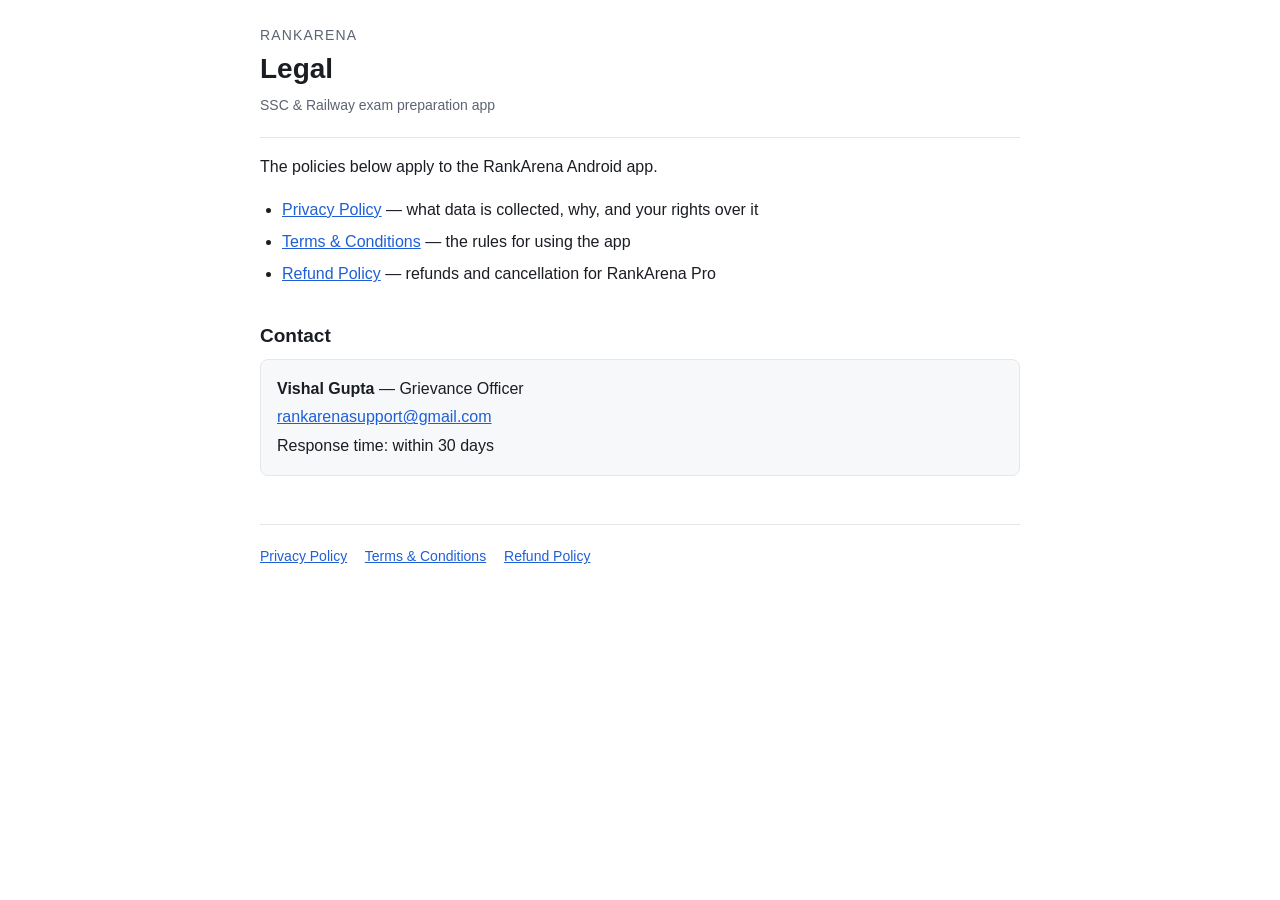
<file: index.html>
<!DOCTYPE html>
<html lang="en">
<head>
<meta charset="utf-8">
<meta name="viewport" content="width=device-width, initial-scale=1">
<title>RankArena — Legal</title>
<link rel="stylesheet" href="style.css">
</head>
<body>
<main>
<header>
  <p class="brand">RankArena</p>
  <h1>Legal</h1>
  <p class="updated">SSC &amp; Railway exam preparation app</p>
</header>

<p>The policies below apply to the RankArena Android app.</p>

<ul>
  <li><a href="privacy.html">Privacy Policy</a> — what data is collected, why, and your rights over it</li>
  <li><a href="terms.html">Terms &amp; Conditions</a> — the rules for using the app</li>
  <li><a href="refund.html">Refund Policy</a> — refunds and cancellation for RankArena Pro</li>
</ul>

<h2>Contact</h2>
<div class="contact">
  <p><strong>Vishal Gupta</strong> — Grievance Officer</p>
  <p><a href="mailto:rankarenasupport@gmail.com">rankarenasupport@gmail.com</a></p>
  <p>Response time: within 30 days</p>
</div>

<footer>
  <a href="privacy.html">Privacy Policy</a>
  <a href="terms.html">Terms &amp; Conditions</a>
  <a href="refund.html">Refund Policy</a>
</footer>
</main>
</body>
</html>
</file>
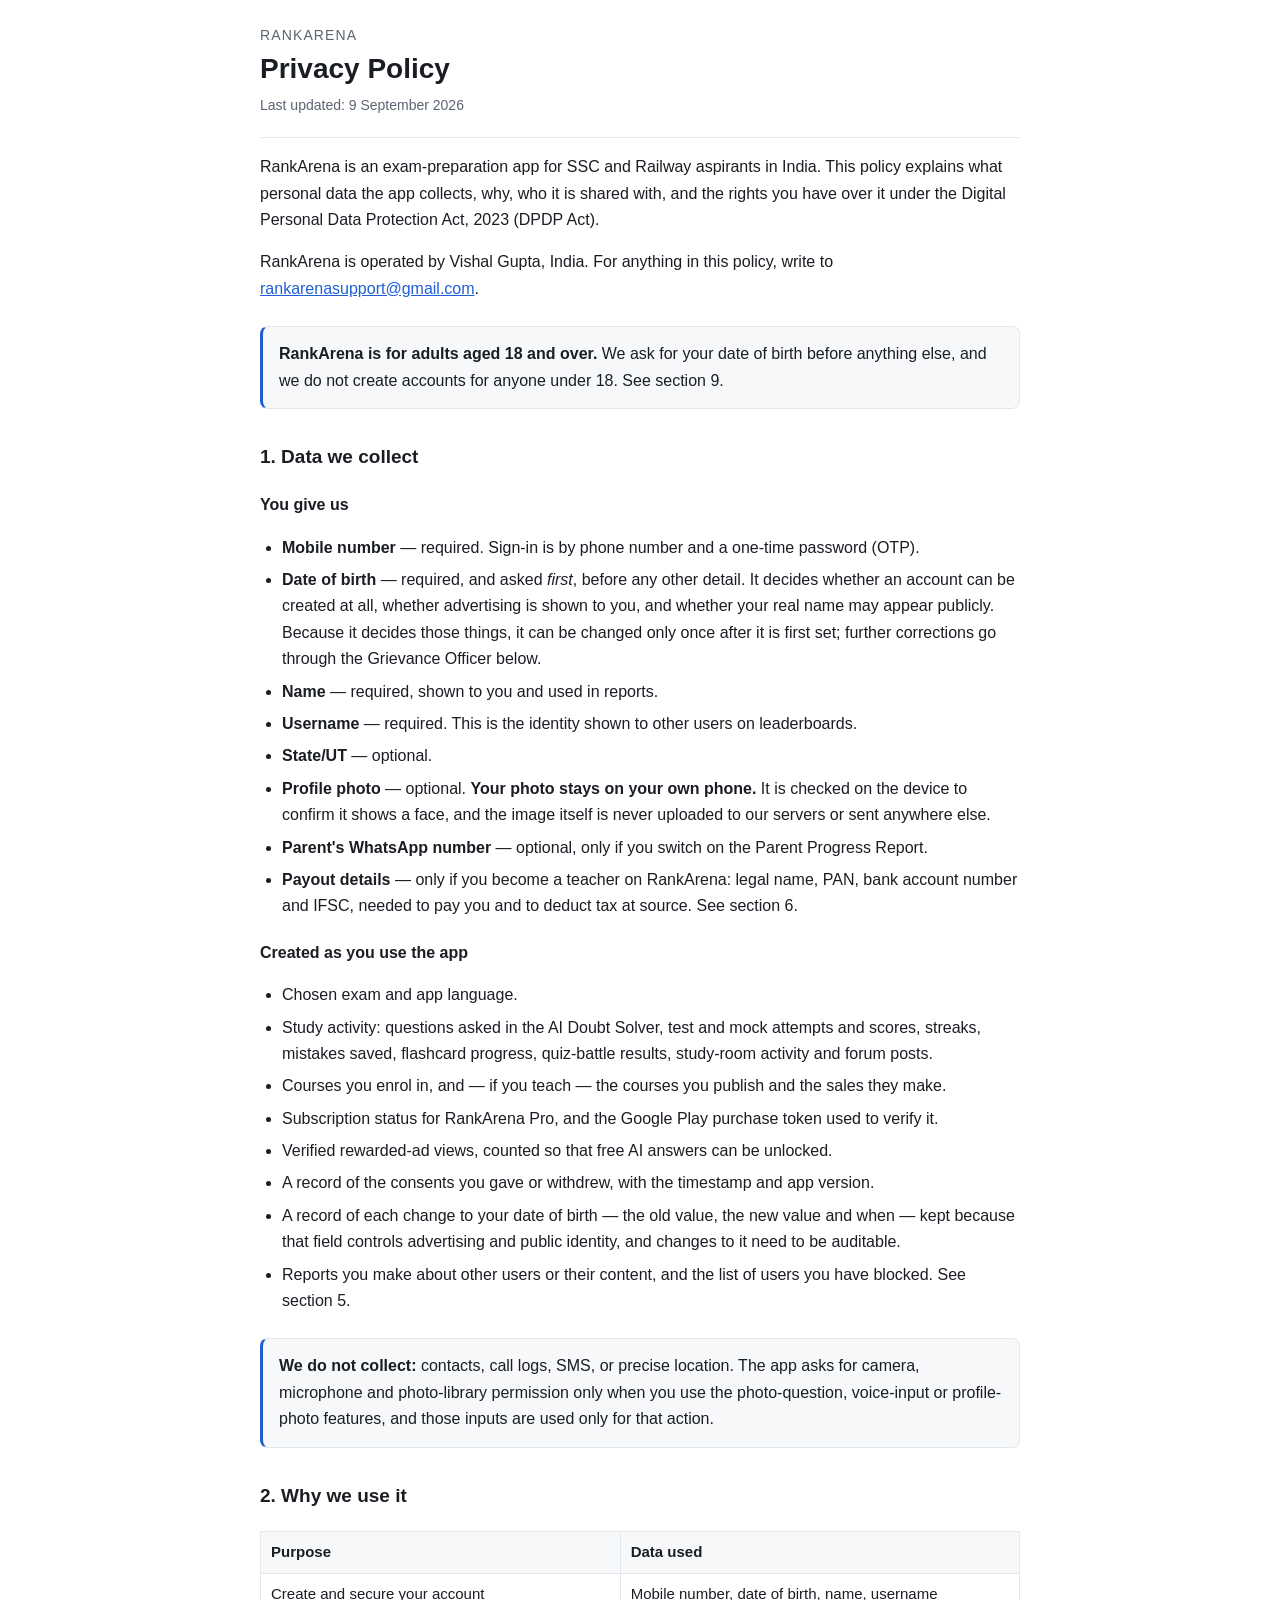
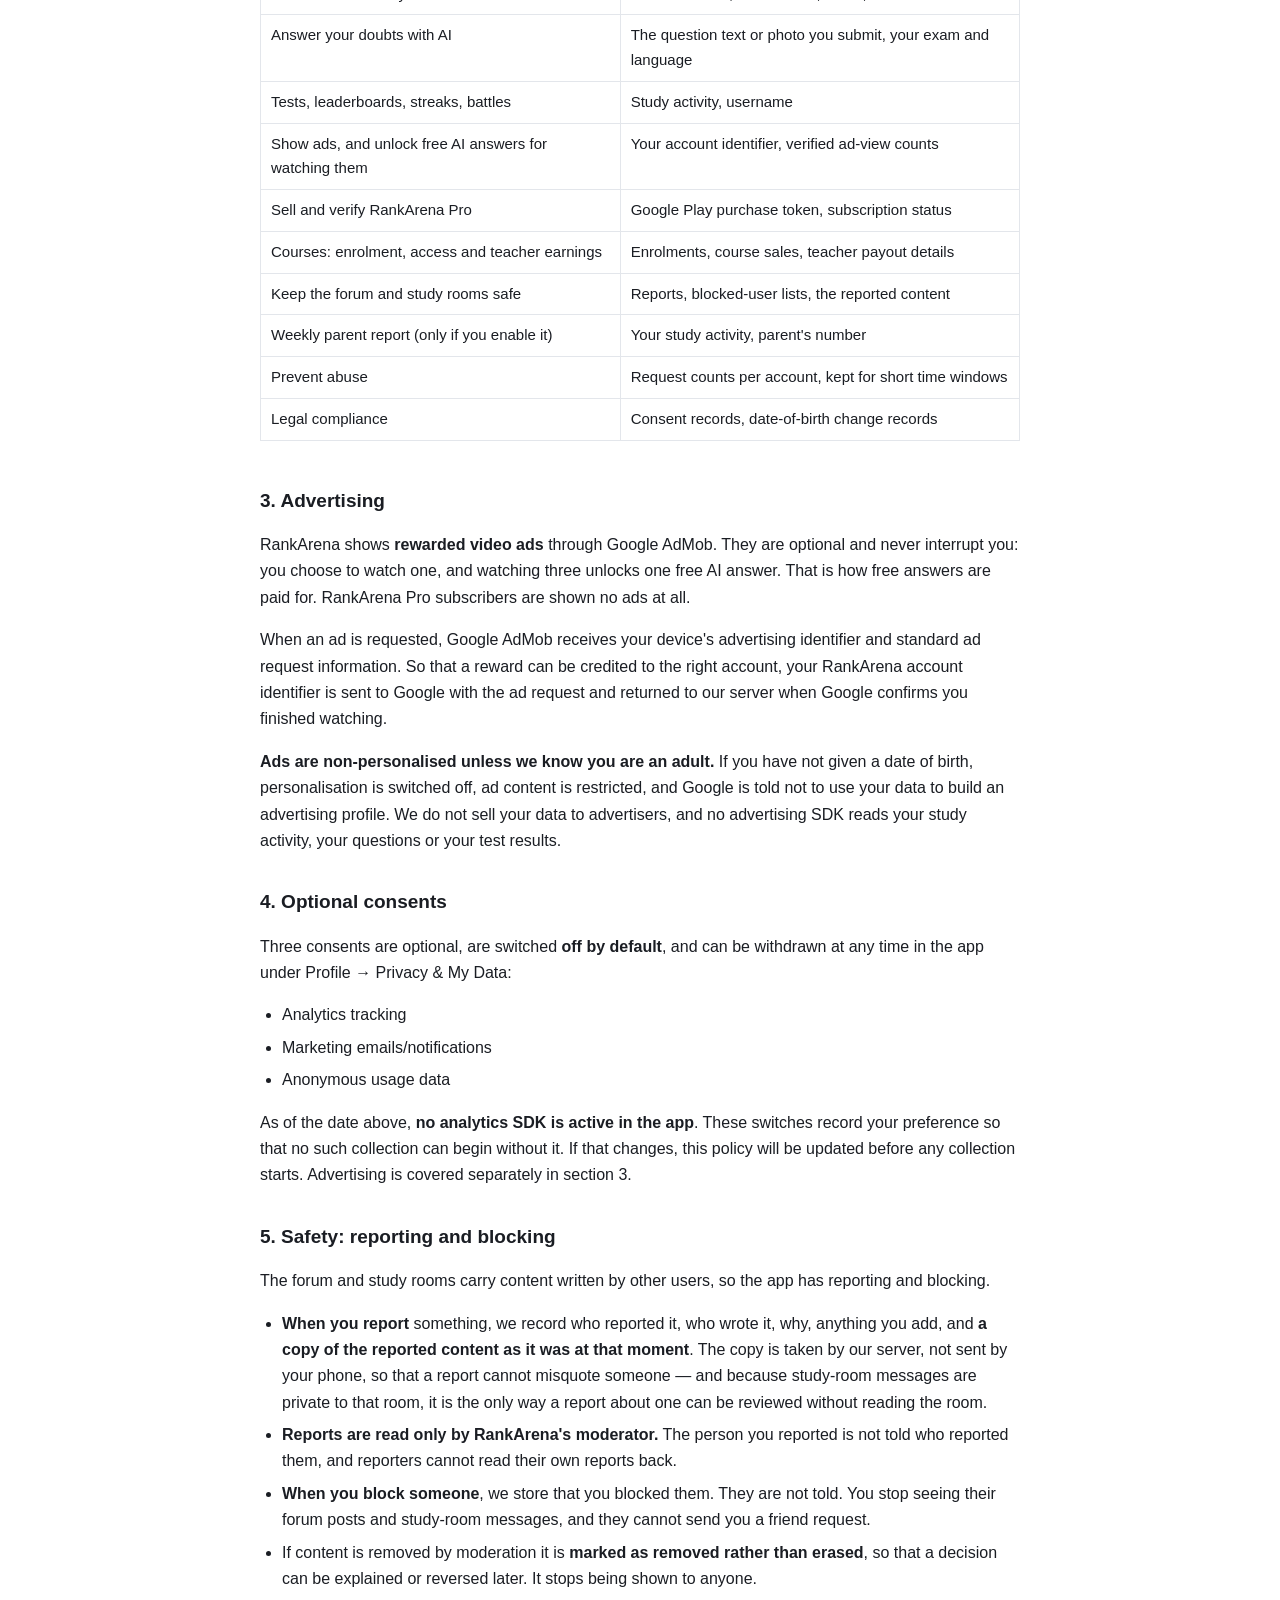
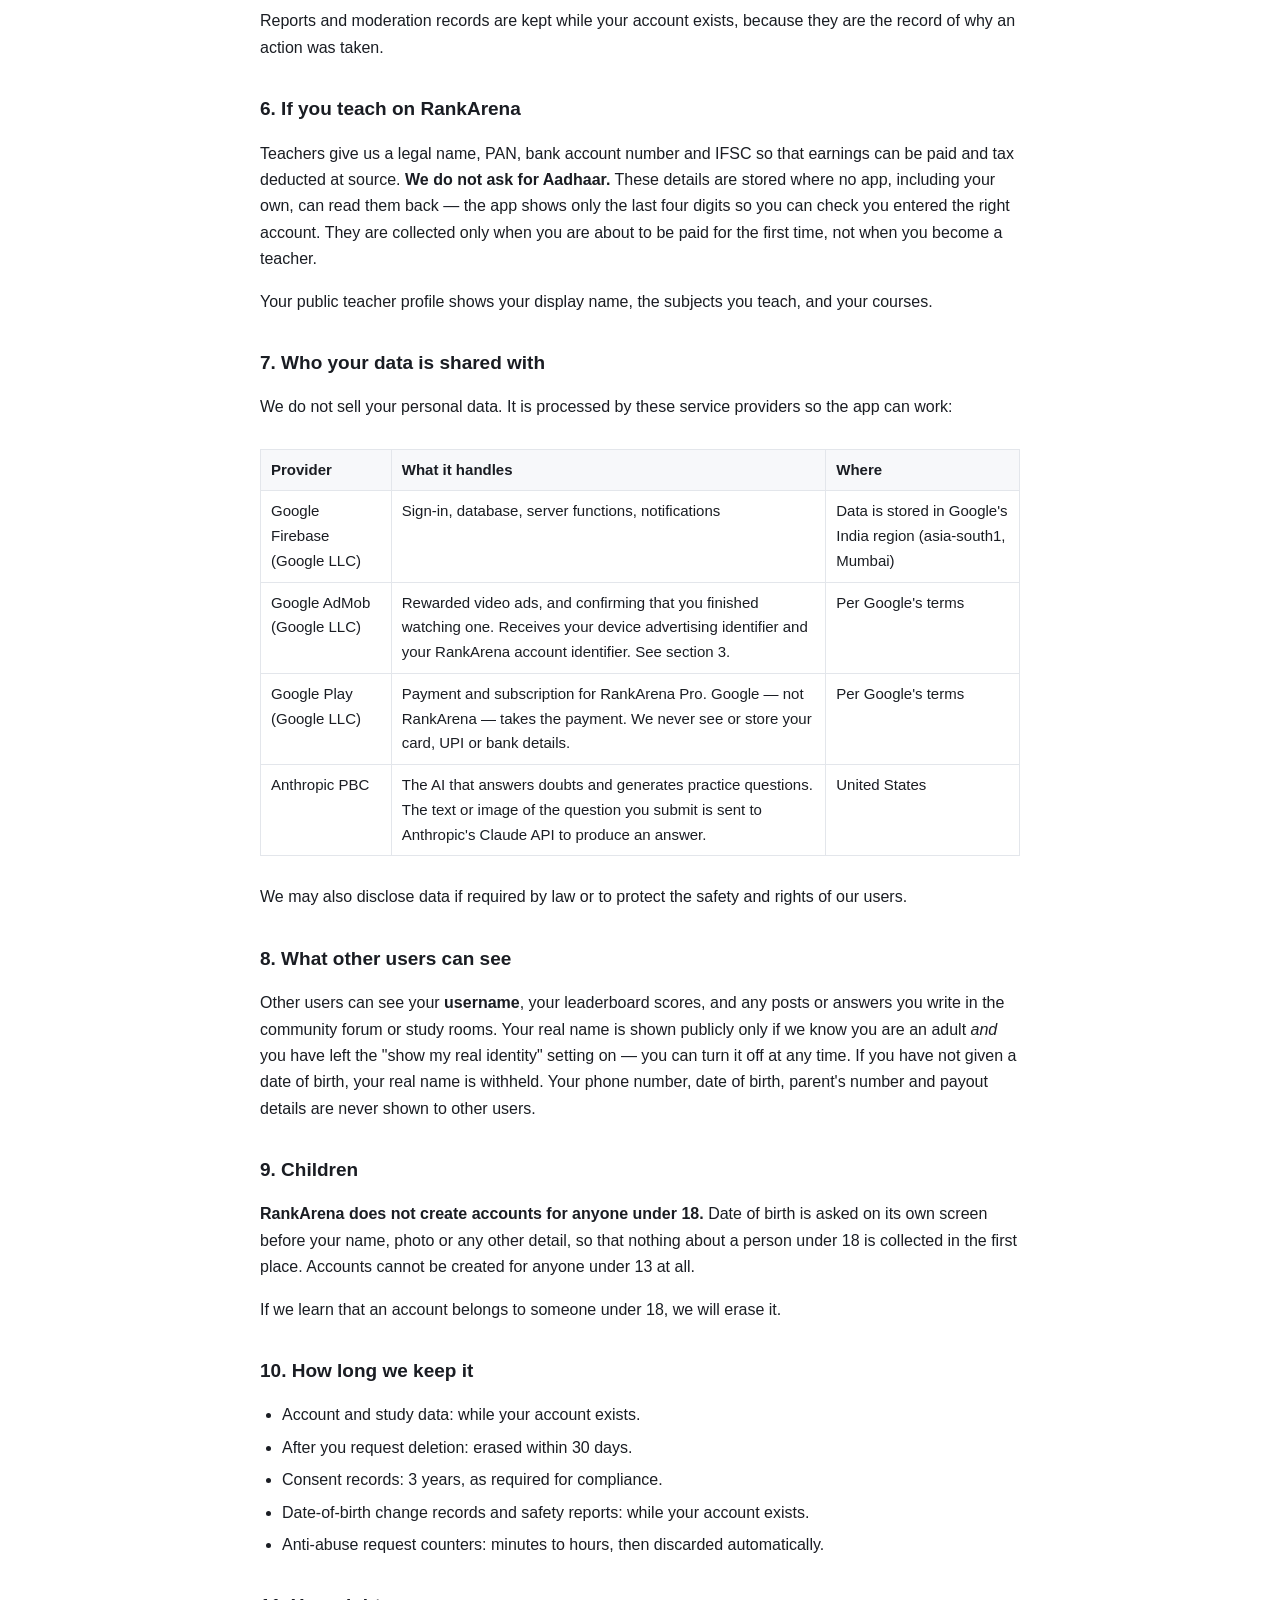
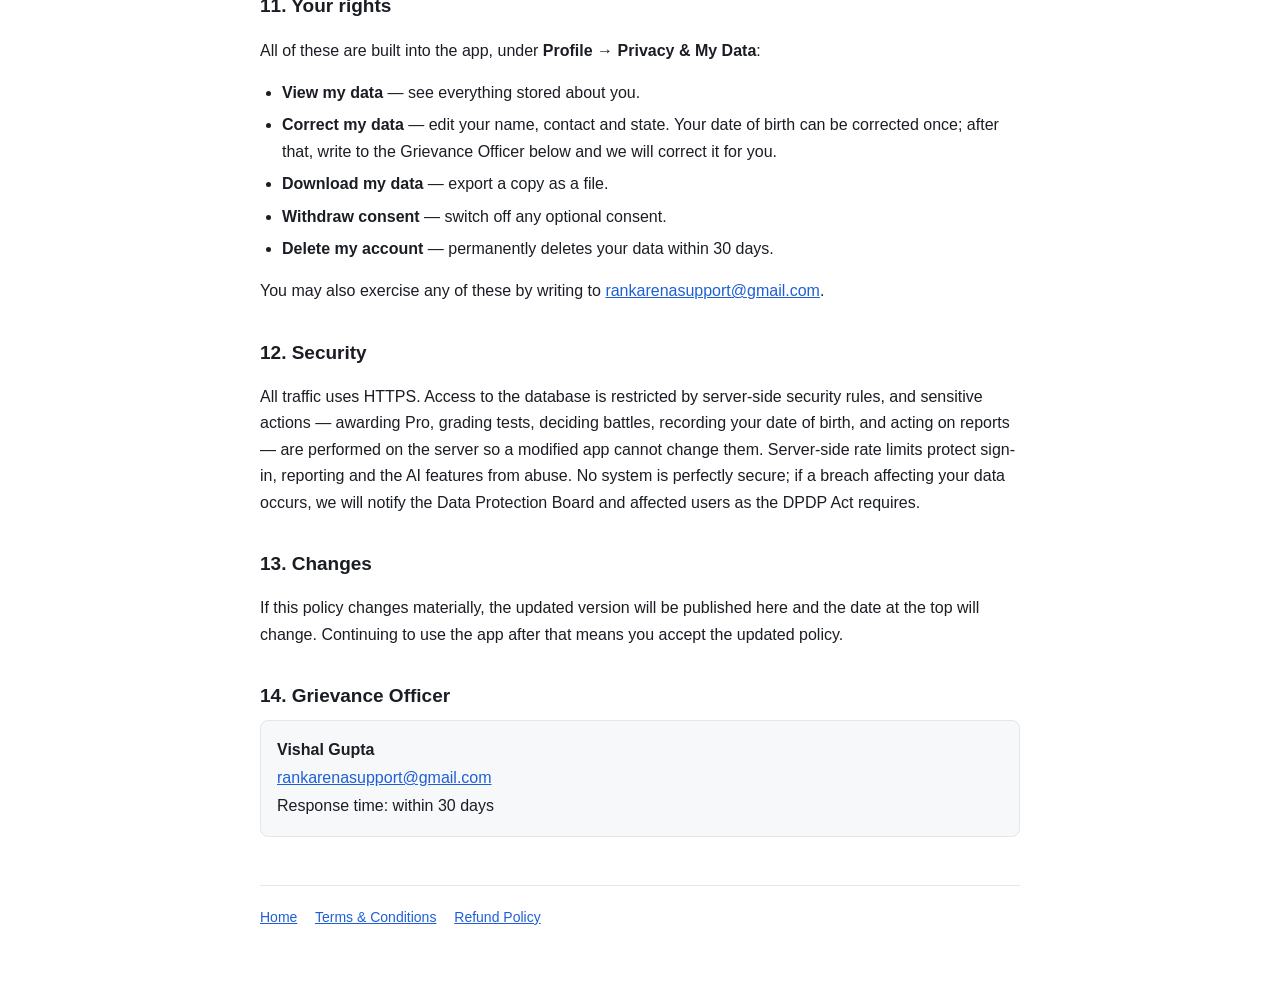
<file: privacy.html>
<!DOCTYPE html>
<html lang="en">
<head>
<meta charset="utf-8">
<meta name="viewport" content="width=device-width, initial-scale=1">
<title>Privacy Policy — RankArena</title>
<link rel="stylesheet" href="style.css">
</head>
<body>
<main>
<header>
  <p class="brand">RankArena</p>
  <h1>Privacy Policy</h1>
  <p class="updated">Last updated: 9 September 2026</p>
</header>

<p>RankArena is an exam-preparation app for SSC and Railway aspirants in India. This policy explains what
personal data the app collects, why, who it is shared with, and the rights you have over it under the
Digital Personal Data Protection Act, 2023 (DPDP Act).</p>

<p>RankArena is operated by Vishal Gupta, India. For anything in this policy, write to
<a href="mailto:rankarenasupport@gmail.com">rankarenasupport@gmail.com</a>.</p>

<div class="notice">
  <p><strong>RankArena is for adults aged 18 and over.</strong> We ask for your date of birth before anything
  else, and we do not create accounts for anyone under 18. See section 9.</p>
</div>

<h2>1. Data we collect</h2>

<h3>You give us</h3>
<ul>
  <li><strong>Mobile number</strong> — required. Sign-in is by phone number and a one-time password (OTP).</li>
  <li><strong>Date of birth</strong> — required, and asked <em>first</em>, before any other detail. It decides
      whether an account can be created at all, whether advertising is shown to you, and whether your real
      name may appear publicly. Because it decides those things, it can be changed only once after it is
      first set; further corrections go through the Grievance Officer below.</li>
  <li><strong>Name</strong> — required, shown to you and used in reports.</li>
  <li><strong>Username</strong> — required. This is the identity shown to other users on leaderboards.</li>
  <li><strong>State/UT</strong> — optional.</li>
  <li><strong>Profile photo</strong> — optional. <strong>Your photo stays on your own phone.</strong> It is
      checked on the device to confirm it shows a face, and the image itself is never uploaded to our servers
      or sent anywhere else.</li>
  <li><strong>Parent's WhatsApp number</strong> — optional, only if you switch on the Parent Progress
      Report.</li>
  <li><strong>Payout details</strong> — only if you become a teacher on RankArena: legal name, PAN, bank
      account number and IFSC, needed to pay you and to deduct tax at source. See section 6.</li>
</ul>

<h3>Created as you use the app</h3>
<ul>
  <li>Chosen exam and app language.</li>
  <li>Study activity: questions asked in the AI Doubt Solver, test and mock attempts and scores, streaks,
      mistakes saved, flashcard progress, quiz-battle results, study-room activity and forum posts.</li>
  <li>Courses you enrol in, and — if you teach — the courses you publish and the sales they make.</li>
  <li>Subscription status for RankArena Pro, and the Google Play purchase token used to verify it.</li>
  <li>Verified rewarded-ad views, counted so that free AI answers can be unlocked.</li>
  <li>A record of the consents you gave or withdrew, with the timestamp and app version.</li>
  <li>A record of each change to your date of birth — the old value, the new value and when — kept because
      that field controls advertising and public identity, and changes to it need to be auditable.</li>
  <li>Reports you make about other users or their content, and the list of users you have blocked. See
      section 5.</li>
</ul>

<div class="notice">
  <p><strong>We do not collect:</strong> contacts, call logs, SMS, or precise location. The app asks for
  camera, microphone and photo-library permission only when you use the photo-question, voice-input or
  profile-photo features, and those inputs are used only for that action.</p>
</div>

<h2>2. Why we use it</h2>
<div class="table-wrap">
<table>
  <tr><th>Purpose</th><th>Data used</th></tr>
  <tr><td>Create and secure your account</td><td>Mobile number, date of birth, name, username</td></tr>
  <tr><td>Answer your doubts with AI</td><td>The question text or photo you submit, your exam and language</td></tr>
  <tr><td>Tests, leaderboards, streaks, battles</td><td>Study activity, username</td></tr>
  <tr><td>Show ads, and unlock free AI answers for watching them</td><td>Your account identifier, verified ad-view counts</td></tr>
  <tr><td>Sell and verify RankArena Pro</td><td>Google Play purchase token, subscription status</td></tr>
  <tr><td>Courses: enrolment, access and teacher earnings</td><td>Enrolments, course sales, teacher payout details</td></tr>
  <tr><td>Keep the forum and study rooms safe</td><td>Reports, blocked-user lists, the reported content</td></tr>
  <tr><td>Weekly parent report (only if you enable it)</td><td>Your study activity, parent's number</td></tr>
  <tr><td>Prevent abuse</td><td>Request counts per account, kept for short time windows</td></tr>
  <tr><td>Legal compliance</td><td>Consent records, date-of-birth change records</td></tr>
</table>
</div>

<h2>3. Advertising</h2>
<p>RankArena shows <strong>rewarded video ads</strong> through Google AdMob. They are optional and never
interrupt you: you choose to watch one, and watching three unlocks one free AI answer. That is how free
answers are paid for. RankArena Pro subscribers are shown no ads at all.</p>

<p>When an ad is requested, Google AdMob receives your device's advertising identifier and standard ad
request information. So that a reward can be credited to the right account, your RankArena account
identifier is sent to Google with the ad request and returned to our server when Google confirms you
finished watching.</p>

<p><strong>Ads are non-personalised unless we know you are an adult.</strong> If you have not given a date of
birth, personalisation is switched off, ad content is restricted, and Google is told not to use your data to
build an advertising profile. We do not sell your data to advertisers, and no advertising SDK reads your
study activity, your questions or your test results.</p>

<h2>4. Optional consents</h2>
<p>Three consents are optional, are switched <strong>off by default</strong>, and can be withdrawn at any time
in the app under Profile → Privacy &amp; My Data:</p>
<ul>
  <li>Analytics tracking</li>
  <li>Marketing emails/notifications</li>
  <li>Anonymous usage data</li>
</ul>
<p>As of the date above, <strong>no analytics SDK is active in the app</strong>. These switches record your
preference so that no such collection can begin without it. If that changes, this policy will be updated
before any collection starts. Advertising is covered separately in section 3.</p>

<h2>5. Safety: reporting and blocking</h2>
<p>The forum and study rooms carry content written by other users, so the app has reporting and blocking.</p>
<ul>
  <li><strong>When you report</strong> something, we record who reported it, who wrote it, why, anything you
      add, and <strong>a copy of the reported content as it was at that moment</strong>. The copy is taken by
      our server, not sent by your phone, so that a report cannot misquote someone — and because study-room
      messages are private to that room, it is the only way a report about one can be reviewed without
      reading the room.</li>
  <li><strong>Reports are read only by RankArena's moderator.</strong> The person you reported is not told
      who reported them, and reporters cannot read their own reports back.</li>
  <li><strong>When you block someone</strong>, we store that you blocked them. They are not told. You stop
      seeing their forum posts and study-room messages, and they cannot send you a friend request.</li>
  <li>If content is removed by moderation it is <strong>marked as removed rather than erased</strong>, so
      that a decision can be explained or reversed later. It stops being shown to anyone.</li>
</ul>
<p>Reports and moderation records are kept while your account exists, because they are the record of why an
action was taken.</p>

<h2>6. If you teach on RankArena</h2>
<p>Teachers give us a legal name, PAN, bank account number and IFSC so that earnings can be paid and tax
deducted at source. <strong>We do not ask for Aadhaar.</strong> These details are stored where no app,
including your own, can read them back — the app shows only the last four digits so you can check you
entered the right account. They are collected only when you are about to be paid for the first time, not
when you become a teacher.</p>
<p>Your public teacher profile shows your display name, the subjects you teach, and your courses.</p>

<h2>7. Who your data is shared with</h2>
<p>We do not sell your personal data. It is processed by these service providers so the app can work:</p>
<div class="table-wrap">
<table>
  <tr><th>Provider</th><th>What it handles</th><th>Where</th></tr>
  <tr>
    <td>Google Firebase (Google LLC)</td>
    <td>Sign-in, database, server functions, notifications</td>
    <td>Data is stored in Google's India region (asia-south1, Mumbai)</td>
  </tr>
  <tr>
    <td>Google AdMob (Google LLC)</td>
    <td>Rewarded video ads, and confirming that you finished watching one. Receives your device advertising identifier and your RankArena account identifier. See section 3.</td>
    <td>Per Google's terms</td>
  </tr>
  <tr>
    <td>Google Play (Google LLC)</td>
    <td>Payment and subscription for RankArena Pro. Google — not RankArena — takes the payment. We never see or store your card, UPI or bank details.</td>
    <td>Per Google's terms</td>
  </tr>
  <tr>
    <td>Anthropic PBC</td>
    <td>The AI that answers doubts and generates practice questions. The text or image of the question you submit is sent to Anthropic's Claude API to produce an answer.</td>
    <td>United States</td>
  </tr>
</table>
</div>
<p>We may also disclose data if required by law or to protect the safety and rights of our users.</p>

<h2>8. What other users can see</h2>
<p>Other users can see your <strong>username</strong>, your leaderboard scores, and any posts or answers you
write in the community forum or study rooms. Your real name is shown publicly only if we know you are an
adult <em>and</em> you have left the "show my real identity" setting on — you can turn it off at any time.
If you have not given a date of birth, your real name is withheld. Your phone number, date of birth,
parent's number and payout details are never shown to other users.</p>

<h2>9. Children</h2>
<p><strong>RankArena does not create accounts for anyone under 18.</strong> Date of birth is asked on its own
screen before your name, photo or any other detail, so that nothing about a person under 18 is collected in
the first place. Accounts cannot be created for anyone under 13 at all.</p>
<p>If we learn that an account belongs to someone under 18, we will erase it.</p>

<h2>10. How long we keep it</h2>
<ul>
  <li>Account and study data: while your account exists.</li>
  <li>After you request deletion: erased within 30 days.</li>
  <li>Consent records: 3 years, as required for compliance.</li>
  <li>Date-of-birth change records and safety reports: while your account exists.</li>
  <li>Anti-abuse request counters: minutes to hours, then discarded automatically.</li>
</ul>

<h2>11. Your rights</h2>
<p>All of these are built into the app, under <strong>Profile → Privacy &amp; My Data</strong>:</p>
<ul>
  <li><strong>View my data</strong> — see everything stored about you.</li>
  <li><strong>Correct my data</strong> — edit your name, contact and state. Your date of birth can be
      corrected once; after that, write to the Grievance Officer below and we will correct it for you.</li>
  <li><strong>Download my data</strong> — export a copy as a file.</li>
  <li><strong>Withdraw consent</strong> — switch off any optional consent.</li>
  <li><strong>Delete my account</strong> — permanently deletes your data within 30 days.</li>
</ul>
<p>You may also exercise any of these by writing to
<a href="mailto:rankarenasupport@gmail.com">rankarenasupport@gmail.com</a>.</p>

<h2>12. Security</h2>
<p>All traffic uses HTTPS. Access to the database is restricted by server-side security rules, and sensitive
actions — awarding Pro, grading tests, deciding battles, recording your date of birth, and acting on reports
— are performed on the server so a modified app cannot change them. Server-side rate limits protect sign-in,
reporting and the AI features from abuse. No system is perfectly secure; if a breach affecting your data
occurs, we will notify the Data Protection Board and affected users as the DPDP Act requires.</p>

<h2>13. Changes</h2>
<p>If this policy changes materially, the updated version will be published here and the date at the top
will change. Continuing to use the app after that means you accept the updated policy.</p>

<h2>14. Grievance Officer</h2>
<div class="contact">
  <p><strong>Vishal Gupta</strong></p>
  <p><a href="mailto:rankarenasupport@gmail.com">rankarenasupport@gmail.com</a></p>
  <p>Response time: within 30 days</p>
</div>

<footer>
  <a href="index.html">Home</a>
  <a href="terms.html">Terms &amp; Conditions</a>
  <a href="refund.html">Refund Policy</a>
</footer>
</main>
</body>
</html>
</file>
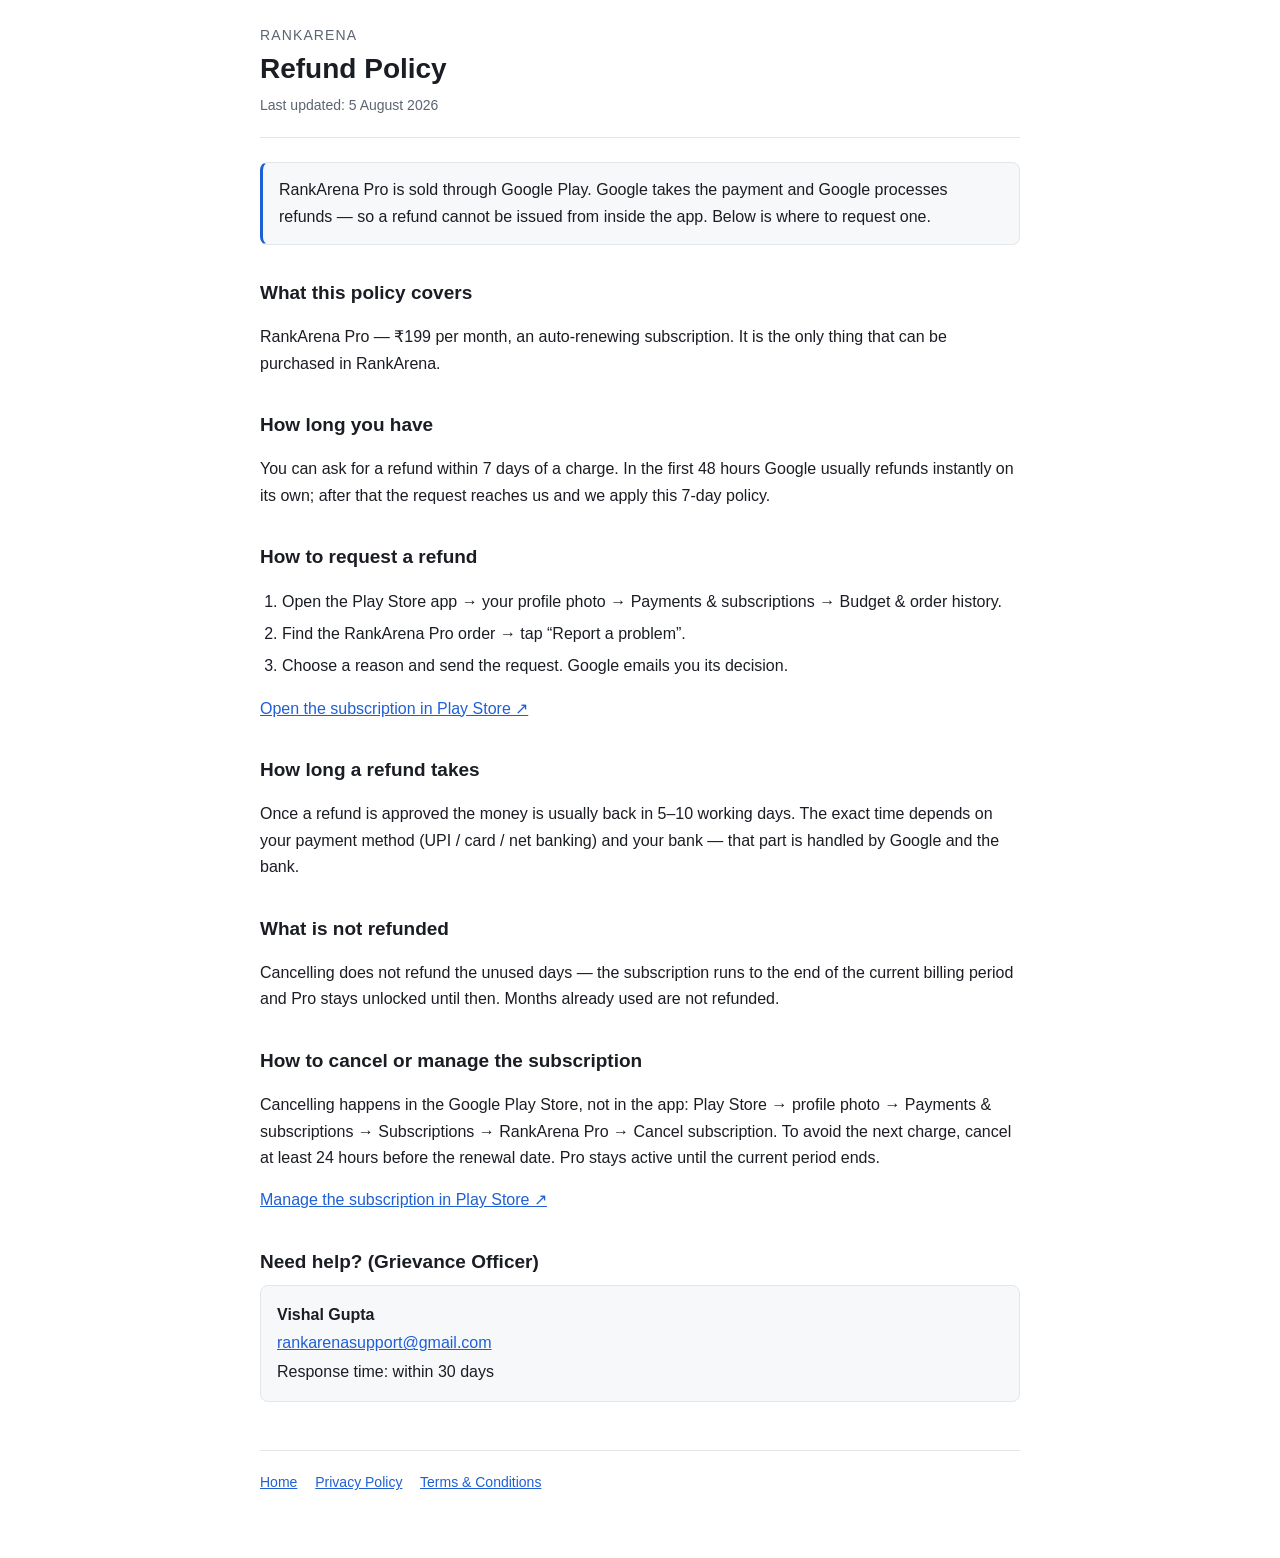
<file: refund.html>
<!DOCTYPE html>
<html lang="en">
<head>
<meta charset="utf-8">
<meta name="viewport" content="width=device-width, initial-scale=1">
<title>Refund Policy — RankArena</title>
<link rel="stylesheet" href="style.css">
</head>
<body>
<main>
<header>
  <p class="brand">RankArena</p>
  <h1>Refund Policy</h1>
  <p class="updated">Last updated: 5 August 2026</p>
</header>

<div class="notice">
  <p>RankArena Pro is sold through Google Play. Google takes the payment and Google processes refunds — so a
  refund cannot be issued from inside the app. Below is where to request one.</p>
</div>

<h2>What this policy covers</h2>
<p>RankArena Pro — ₹199 per month, an auto-renewing subscription. It is the only thing that can be purchased
in RankArena.</p>

<h2>How long you have</h2>
<p>You can ask for a refund within 7 days of a charge. In the first 48 hours Google usually refunds instantly
on its own; after that the request reaches us and we apply this 7-day policy.</p>

<h2>How to request a refund</h2>
<ol>
  <li>Open the Play Store app → your profile photo → Payments &amp; subscriptions → Budget &amp; order history.</li>
  <li>Find the RankArena Pro order → tap “Report a problem”.</li>
  <li>Choose a reason and send the request. Google emails you its decision.</li>
</ol>
<p><a href="https://play.google.com/store/account/subscriptions">Open the subscription in Play Store ↗</a></p>

<h2>How long a refund takes</h2>
<p>Once a refund is approved the money is usually back in 5–10 working days. The exact time depends on your
payment method (UPI / card / net banking) and your bank — that part is handled by Google and the bank.</p>

<h2>What is not refunded</h2>
<p>Cancelling does not refund the unused days — the subscription runs to the end of the current billing period
and Pro stays unlocked until then. Months already used are not refunded.</p>

<h2>How to cancel or manage the subscription</h2>
<p>Cancelling happens in the Google Play Store, not in the app: Play Store → profile photo → Payments &amp;
subscriptions → Subscriptions → RankArena Pro → Cancel subscription. To avoid the next charge, cancel at
least 24 hours before the renewal date. Pro stays active until the current period ends.</p>
<p><a href="https://play.google.com/store/account/subscriptions">Manage the subscription in Play Store ↗</a></p>

<h2>Need help? (Grievance Officer)</h2>
<div class="contact">
  <p><strong>Vishal Gupta</strong></p>
  <p><a href="mailto:rankarenasupport@gmail.com">rankarenasupport@gmail.com</a></p>
  <p>Response time: within 30 days</p>
</div>

<footer>
  <a href="index.html">Home</a>
  <a href="privacy.html">Privacy Policy</a>
  <a href="terms.html">Terms &amp; Conditions</a>
</footer>
</main>
</body>
</html>
</file>
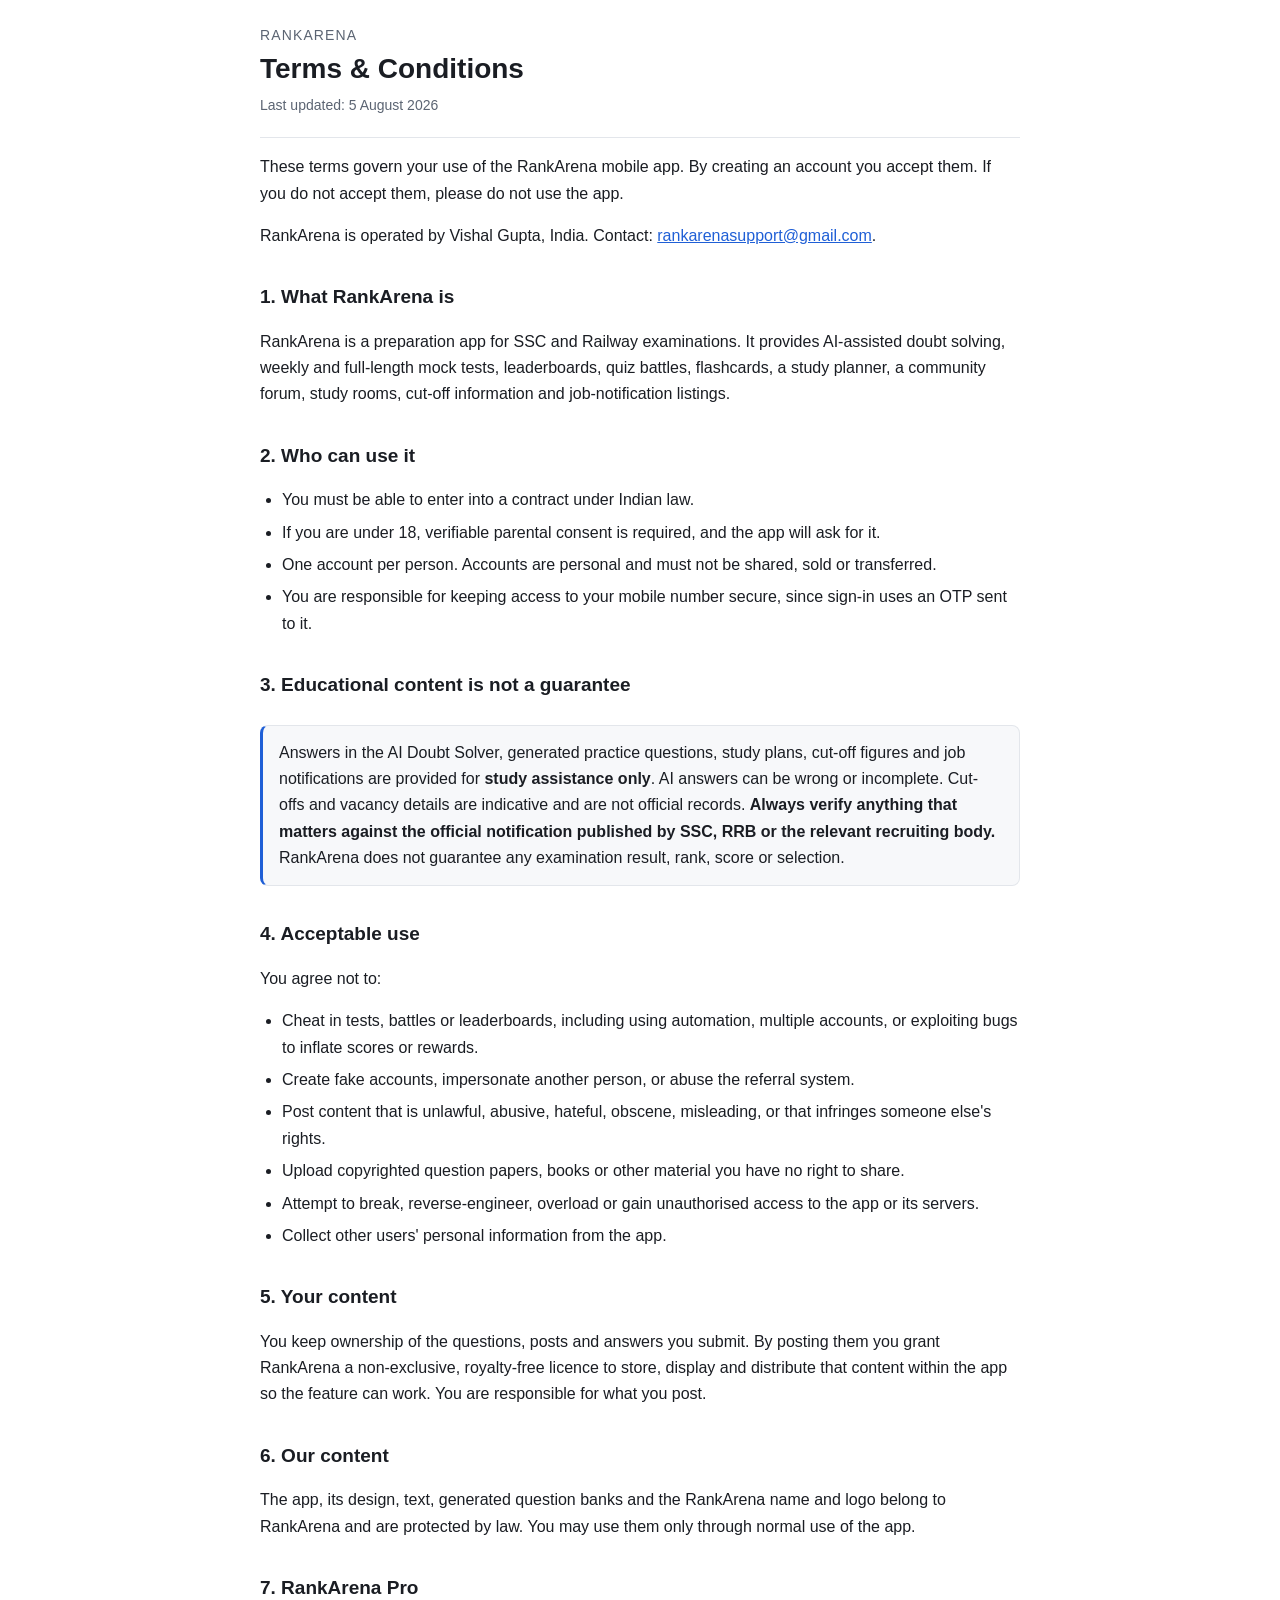
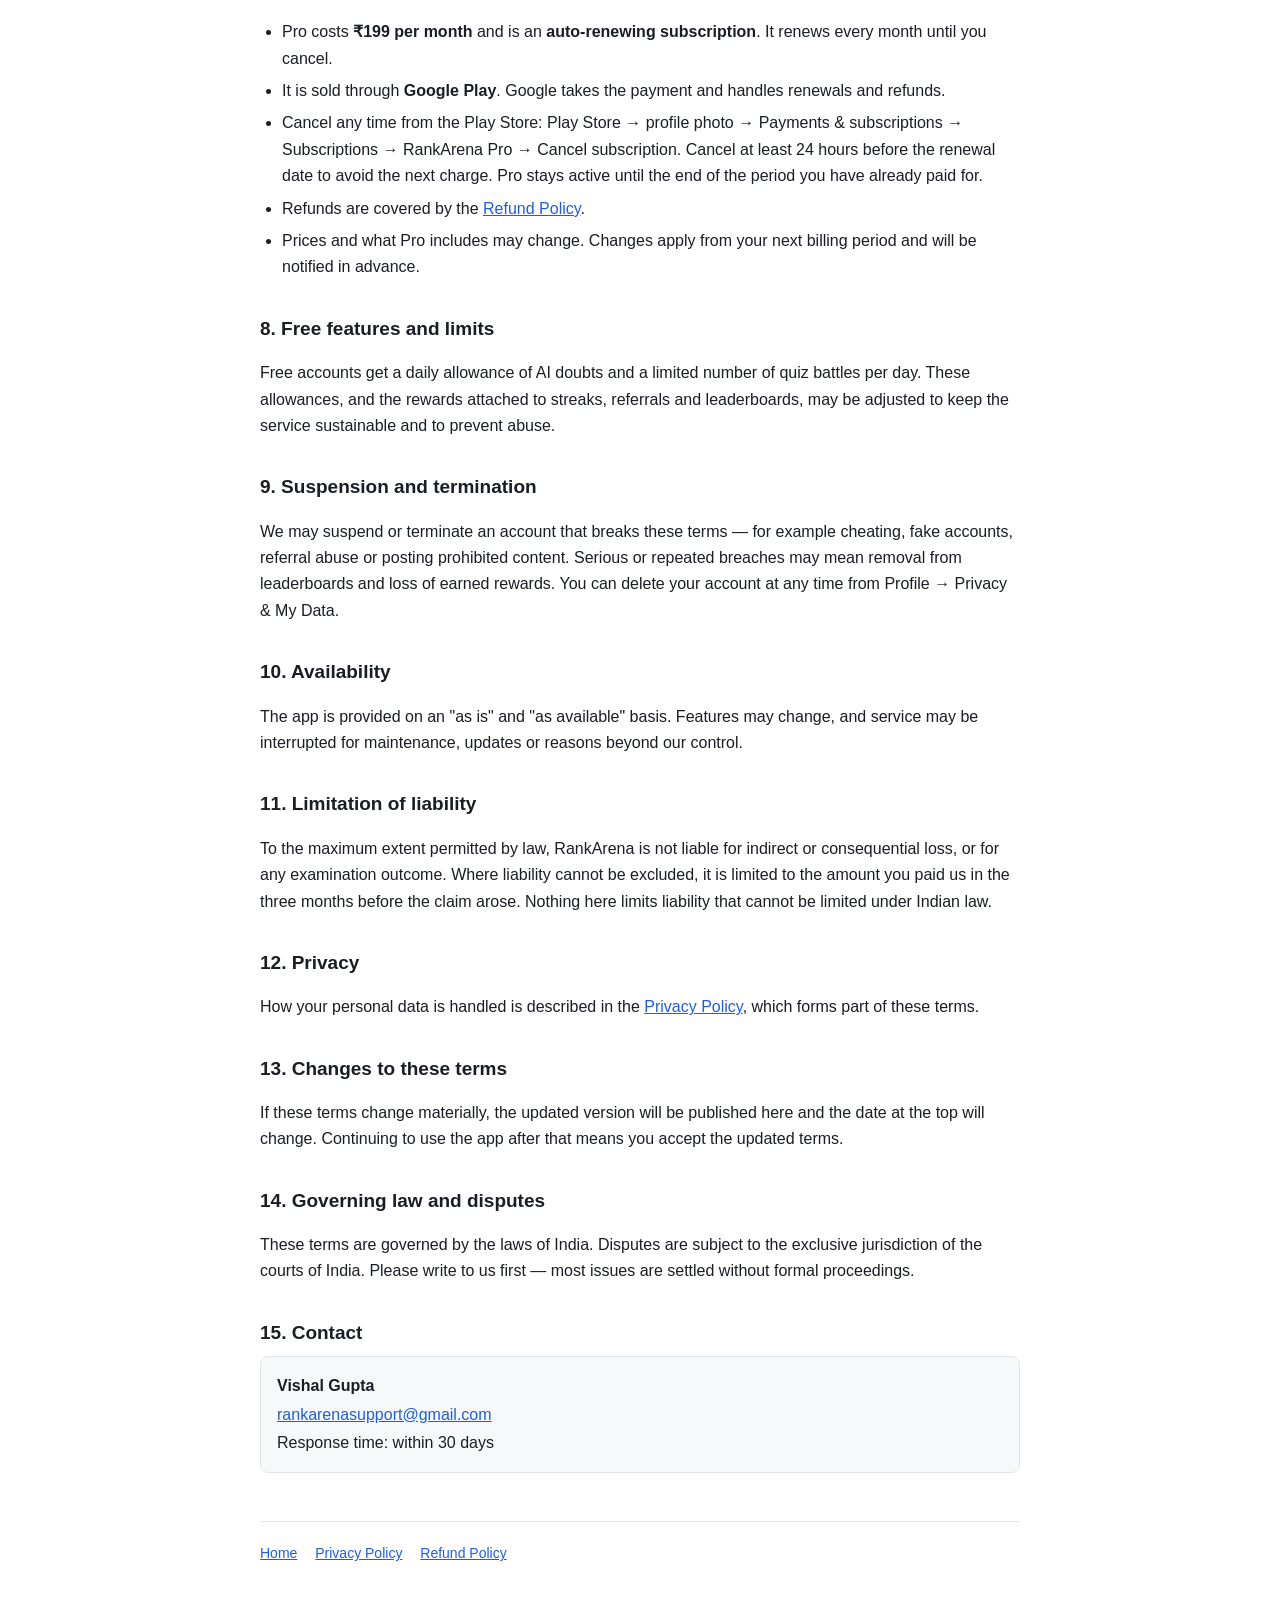
<file: terms.html>
<!DOCTYPE html>
<html lang="en">
<head>
<meta charset="utf-8">
<meta name="viewport" content="width=device-width, initial-scale=1">
<title>Terms &amp; Conditions — RankArena</title>
<link rel="stylesheet" href="style.css">
</head>
<body>
<main>
<header>
  <p class="brand">RankArena</p>
  <h1>Terms &amp; Conditions</h1>
  <p class="updated">Last updated: 5 August 2026</p>
</header>

<p>These terms govern your use of the RankArena mobile app. By creating an account you accept them. If you
do not accept them, please do not use the app.</p>

<p>RankArena is operated by Vishal Gupta, India. Contact:
<a href="mailto:rankarenasupport@gmail.com">rankarenasupport@gmail.com</a>.</p>

<h2>1. What RankArena is</h2>
<p>RankArena is a preparation app for SSC and Railway examinations. It provides AI-assisted doubt solving,
weekly and full-length mock tests, leaderboards, quiz battles, flashcards, a study planner, a community
forum, study rooms, cut-off information and job-notification listings.</p>

<h2>2. Who can use it</h2>
<ul>
  <li>You must be able to enter into a contract under Indian law.</li>
  <li>If you are under 18, verifiable parental consent is required, and the app will ask for it.</li>
  <li>One account per person. Accounts are personal and must not be shared, sold or transferred.</li>
  <li>You are responsible for keeping access to your mobile number secure, since sign-in uses an OTP sent to it.</li>
</ul>

<h2>3. Educational content is not a guarantee</h2>
<div class="notice">
  <p>Answers in the AI Doubt Solver, generated practice questions, study plans, cut-off figures and job
  notifications are provided for <strong>study assistance only</strong>. AI answers can be wrong or incomplete.
  Cut-offs and vacancy details are indicative and are not official records.
  <strong>Always verify anything that matters against the official notification published by SSC, RRB or the
  relevant recruiting body.</strong> RankArena does not guarantee any examination result, rank, score or
  selection.</p>
</div>

<h2>4. Acceptable use</h2>
<p>You agree not to:</p>
<ul>
  <li>Cheat in tests, battles or leaderboards, including using automation, multiple accounts, or exploiting bugs to inflate scores or rewards.</li>
  <li>Create fake accounts, impersonate another person, or abuse the referral system.</li>
  <li>Post content that is unlawful, abusive, hateful, obscene, misleading, or that infringes someone else's rights.</li>
  <li>Upload copyrighted question papers, books or other material you have no right to share.</li>
  <li>Attempt to break, reverse-engineer, overload or gain unauthorised access to the app or its servers.</li>
  <li>Collect other users' personal information from the app.</li>
</ul>

<h2>5. Your content</h2>
<p>You keep ownership of the questions, posts and answers you submit. By posting them you grant RankArena a
non-exclusive, royalty-free licence to store, display and distribute that content within the app so the
feature can work. You are responsible for what you post.</p>

<h2>6. Our content</h2>
<p>The app, its design, text, generated question banks and the RankArena name and logo belong to RankArena
and are protected by law. You may use them only through normal use of the app.</p>

<h2>7. RankArena Pro</h2>
<ul>
  <li>Pro costs <strong>₹199 per month</strong> and is an <strong>auto-renewing subscription</strong>. It renews
      every month until you cancel.</li>
  <li>It is sold through <strong>Google Play</strong>. Google takes the payment and handles renewals and refunds.</li>
  <li>Cancel any time from the Play Store: Play Store → profile photo → Payments &amp; subscriptions →
      Subscriptions → RankArena Pro → Cancel subscription. Cancel at least 24 hours before the renewal date to
      avoid the next charge. Pro stays active until the end of the period you have already paid for.</li>
  <li>Refunds are covered by the <a href="refund.html">Refund Policy</a>.</li>
  <li>Prices and what Pro includes may change. Changes apply from your next billing period and will be
      notified in advance.</li>
</ul>

<h2>8. Free features and limits</h2>
<p>Free accounts get a daily allowance of AI doubts and a limited number of quiz battles per day. These
allowances, and the rewards attached to streaks, referrals and leaderboards, may be adjusted to keep the
service sustainable and to prevent abuse.</p>

<h2>9. Suspension and termination</h2>
<p>We may suspend or terminate an account that breaks these terms — for example cheating, fake accounts,
referral abuse or posting prohibited content. Serious or repeated breaches may mean removal from
leaderboards and loss of earned rewards. You can delete your account at any time from Profile → Privacy &amp;
My Data.</p>

<h2>10. Availability</h2>
<p>The app is provided on an "as is" and "as available" basis. Features may change, and service may be
interrupted for maintenance, updates or reasons beyond our control.</p>

<h2>11. Limitation of liability</h2>
<p>To the maximum extent permitted by law, RankArena is not liable for indirect or consequential loss, or for
any examination outcome. Where liability cannot be excluded, it is limited to the amount you paid us in the
three months before the claim arose. Nothing here limits liability that cannot be limited under Indian law.</p>

<h2>12. Privacy</h2>
<p>How your personal data is handled is described in the <a href="privacy.html">Privacy Policy</a>, which forms
part of these terms.</p>

<h2>13. Changes to these terms</h2>
<p>If these terms change materially, the updated version will be published here and the date at the top will
change. Continuing to use the app after that means you accept the updated terms.</p>

<h2>14. Governing law and disputes</h2>
<p>These terms are governed by the laws of India. Disputes are subject to the exclusive jurisdiction of the
courts of India. Please write to us first — most issues are settled without formal proceedings.</p>

<h2>15. Contact</h2>
<div class="contact">
  <p><strong>Vishal Gupta</strong></p>
  <p><a href="mailto:rankarenasupport@gmail.com">rankarenasupport@gmail.com</a></p>
  <p>Response time: within 30 days</p>
</div>

<footer>
  <a href="index.html">Home</a>
  <a href="privacy.html">Privacy Policy</a>
  <a href="refund.html">Refund Policy</a>
</footer>
</main>
</body>
</html>
</file>
<file: style.css>
:root {
  --bg: #ffffff;
  --card: #f7f8fa;
  --text: #1a1d23;
  --muted: #5b6472;
  --border: #e3e6eb;
  --accent: #1f5fd6;
}

@media (prefers-color-scheme: dark) {
  :root {
    --bg: #14171c;
    --card: #1c2027;
    --text: #eceef2;
    --muted: #a3acba;
    --border: #2b313a;
    --accent: #7aa7f5;
  }
}

* { box-sizing: border-box; }

body {
  margin: 0;
  padding: 24px 16px 64px;
  background: var(--bg);
  color: var(--text);
  font-family: -apple-system, BlinkMacSystemFont, "Segoe UI", Roboto, Helvetica, Arial, sans-serif;
  line-height: 1.65;
  font-size: 16px;
}

main { max-width: 760px; margin: 0 auto; }

header { border-bottom: 1px solid var(--border); padding-bottom: 20px; margin-bottom: 8px; }

.brand { font-size: 14px; letter-spacing: .08em; text-transform: uppercase; color: var(--muted); margin: 0 0 4px; }

h1 { font-size: 28px; line-height: 1.25; margin: 0 0 8px; }

h2 { font-size: 19px; margin: 32px 0 8px; }

h3 { font-size: 16px; margin: 20px 0 4px; }

p, li { color: var(--text); }

.updated { color: var(--muted); font-size: 14px; margin: 0; }

.notice {
  background: var(--card);
  border: 1px solid var(--border);
  border-left: 3px solid var(--accent);
  border-radius: 8px;
  padding: 14px 16px;
  margin: 24px 0;
}

.notice p { margin: 0; }

ol, ul { padding-left: 22px; }

li { margin: 6px 0; }

a { color: var(--accent); }

table { border-collapse: collapse; width: 100%; margin: 12px 0; }

th, td { border: 1px solid var(--border); padding: 8px 10px; text-align: left; font-size: 15px; vertical-align: top; }

th { background: var(--card); font-weight: 600; }

.table-wrap { overflow-x: auto; }

footer {
  margin-top: 48px;
  padding-top: 20px;
  border-top: 1px solid var(--border);
  color: var(--muted);
  font-size: 14px;
}

footer a { margin-right: 14px; }

.contact { background: var(--card); border: 1px solid var(--border); border-radius: 8px; padding: 14px 16px; }

.contact p { margin: 2px 0; }
</file>
